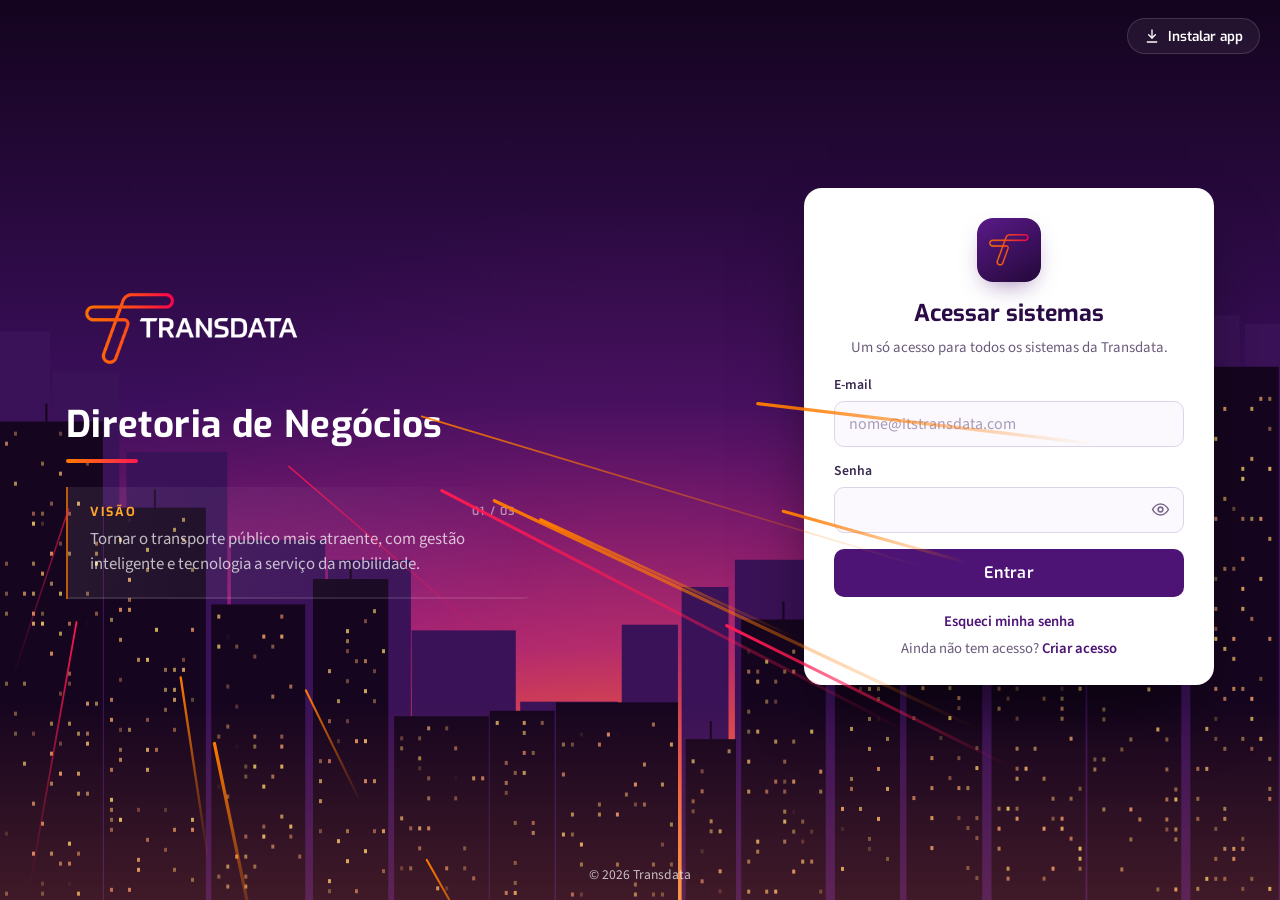
<file: index.html>
<!doctype html>
<html lang="pt-BR">
<head>
  <meta charset="utf-8">
  <meta name="viewport" content="width=device-width, initial-scale=1">
  <title>Diretoria de Negócios</title>
  <meta name="description" content="Portal de acesso aos sistemas e relatórios da Transdata">
  <meta name="theme-color" content="#4d1476">
  <link rel="manifest" href="manifest.webmanifest">
  <link rel="icon" type="image/png" sizes="32x32" href="assets/favicon-32.png">
  <link rel="apple-touch-icon" href="assets/apple-touch-icon.png">
  <meta name="mobile-web-app-capable" content="yes">
  <meta name="apple-mobile-web-app-capable" content="yes">
  <meta name="apple-mobile-web-app-title" content="Transdata">
  <meta name="apple-mobile-web-app-status-bar-style" content="black">
  <link rel="preconnect" href="https://fonts.googleapis.com">
  <link rel="preconnect" href="https://fonts.gstatic.com" crossorigin>
  <link href="https://fonts.googleapis.com/css2?family=Exo:wght@500;600;700&family=Source+Sans+3:wght@400;600&display=swap" rel="stylesheet">
  <link rel="stylesheet" href="style.css">
  <script>
    // Login: decide já na abertura se mostra a tela de acesso ou os sistemas, para não piscar.
    // A sessão do Supabase fica guardada nesta chave (projeto emzqlctomlsjwmgthbkv); acesso.js confirma depois.
    // Link de redefinir senha (#...type=recovery) sempre abre a tela de acesso.
    (function () {
      var url = location.hash + location.search;
      var temSessao = false;
      try { temSessao = !!localStorage.getItem("sb-emzqlctomlsjwmgthbkv-auth-token"); } catch (e) {}
      if (/access_token=|[?&]code=/.test(url)) temSessao = true; // link de confirmação do cadastro: vai entrar
      if (/type=recovery/.test(url)) temSessao = false;          // link de redefinir senha: tela de acesso
      if (/[?&]token_hash=/.test(url)) temSessao = false;        // link dos e-mails: tela do botão
      document.documentElement.classList.add(temSessao ? "com-sessao" : "sem-sessao");
    })();
  </script>
  <script>
    // Abertura animada: uma vez por visita e nunca para quem pediu menos movimento.
    // A classe esconde a tela até cidade.js começar; a reserva mostra tudo se ele não rodar.
    (function () {
      try { if (sessionStorage.getItem("transdata-abertura")) return; } catch (e) {}
      if (window.matchMedia && window.matchMedia("(prefers-reduced-motion: reduce)").matches) return;
      var raiz = document.documentElement;
      raiz.classList.add("abertura");
      window.__aberturaReserva = setTimeout(function () {
        raiz.classList.remove("abertura", "abertura-roda");
      }, 7000);
    })();
  </script>
</head>
<body>
  <button type="button" class="instalar-pc" id="instalar-pc" hidden>
    <svg viewBox="0 0 24 24" aria-hidden="true"><path d="M12 3v12"/><path d="m7 10 5 5 5-5"/><path d="M5 21h14"/></svg>
    Instalar app
  </button>
  <div class="instrucoes-pc" id="instrucoes-pc" hidden></div>

  <!-- Tela de acesso: aparece para quem não entrou. É o único login dos sistemas (CS Flow, Transmobile, Roadmap). -->
  <main class="acesso" id="acesso" aria-labelledby="acesso-titulo">
    <div class="acesso-marca">
      <img class="logo" src="assets/logo-transdata.png" alt="Transdata">
      <h1 id="acesso-marca-titulo">Diretoria de Negócios</h1>
      <div class="acesso-visao" id="acesso-institucional" aria-live="off">
        <div class="acesso-institucional-cabecalho">
          <span class="acesso-visao-titulo" id="acesso-visao-titulo"></span>
          <span class="acesso-institucional-contador" id="acesso-institucional-contador" aria-hidden="true"></span>
        </div>
        <div class="acesso-visao-conteudo" id="acesso-visao-texto"></div>
        <div class="acesso-institucional-progresso" aria-hidden="true"><span id="acesso-institucional-progresso"></span></div>
      </div>
    </div>
    <section class="acesso-cartao" aria-live="polite">
      <img class="acesso-selo" src="assets/icon-192.png" alt="" width="64" height="64">
      <h2 id="acesso-titulo">Acessar sistemas</h2>
      <p class="acesso-sub" id="acesso-sub"></p>
      <div id="acesso-conteudo"></div>
    </section>
  </main>

  <main class="portal">
    <header class="cabecalho">
      <img class="logo" src="assets/logo-transdata.png" alt="Transdata">
      <h1 id="titulo"></h1>
      <p id="subtitulo"></p>
    </header>
    <nav class="quadrantes" id="quadrantes" aria-label="Sistemas disponíveis"></nav>

    <section class="institucional" id="institucional" aria-label="Missão, Visão e Valores">
      <div class="inst-abas" id="inst-abas" role="tablist"></div>
      <div class="inst-palco" id="inst-palco" aria-live="polite"></div>
      <div class="inst-progresso"><span id="inst-barra"></span></div>
    </section>
  </main>
  <footer class="rodape">
    <button type="button" class="instalar" id="instalar" hidden>📲 Instalar app</button>
    <div class="instrucoes" id="instrucoes" hidden></div>
    <p class="conta" id="conta" hidden></p>
    <p class="copyright">&copy; <span id="ano"></span> Transdata</p>
  </footer>

  <!-- Minha conta: trocar e-mail e senha; para os administradores do portal, convidar pessoas (conta.js) -->
  <dialog class="painel-conta" id="painel-conta" aria-labelledby="painel-conta-titulo">
    <div class="painel-conta-caixa">
      <div class="painel-conta-topo">
        <div>
          <h2 id="painel-conta-titulo">Minha conta</h2>
          <p class="painel-conta-quem" id="painel-conta-quem"></p>
        </div>
        <button type="button" class="painel-fechar" id="painel-conta-fechar" aria-label="Fechar">
          <svg viewBox="0 0 24 24" aria-hidden="true"><path d="M6 6l12 12M18 6L6 18"/></svg>
        </button>
      </div>
      <div class="painel-conta-corpo" id="painel-conta-corpo"></div>
    </div>
  </dialog>

  <script src="vendor/supabase-2.119.1.js"></script>
  <script src="config.js"></script>
  <script src="acesso.js"></script>
  <script src="conta.js"></script>
  <script src="app.js"></script>
  <script src="cenas.js"></script>
  <script src="cidade.js"></script>
</body>
</html>
</file>
<file: style.css>
/* Identidade visual baseada em itstransdata.com */
:root {
  --roxo: #4d1476;
  --roxo-escuro: #24083a;
  --laranja: #ff7a00;
  --coral: #f0523d;
  --rosa: #ff1a52;
  --ambar: #ffa62b;
  --magenta: #d6248f;
  --violeta: #a64bf4;
  --degrade: linear-gradient(90deg, var(--laranja), var(--rosa));
  --texto: #ffffff;
  --texto-suave: rgba(255, 255, 255, 0.72);
  --borda: rgba(255, 255, 255, 0.14);
}

* { box-sizing: border-box; }

body {
  margin: 0;
  min-height: 100vh;
  display: flex;
  flex-direction: column;
  font-family: "Source Sans 3", "Segoe UI", system-ui, sans-serif;
  color: var(--texto);
  background-color: var(--roxo-escuro);
  background-image:
    radial-gradient(circle at 85% 10%, rgba(255, 26, 82, 0.22), transparent 45%),
    radial-gradient(circle at 10% 90%, rgba(255, 122, 0, 0.18), transparent 45%),
    linear-gradient(160deg, var(--roxo) 0%, var(--roxo-escuro) 75%);
  background-attachment: fixed;
}

.portal {
  flex: 1;
  width: 100%;
  max-width: 1280px;
  margin: 0 auto;
  padding: 28px 16px 12px;
  display: flex;
  flex-direction: column;
  justify-content: center;
}

.cabecalho { text-align: center; margin-bottom: 28px; }

.logo {
  display: block;
  width: 240px;
  max-width: 70%;
  height: auto;
  margin: 0 auto 4px;
}

.cabecalho h1 {
  margin: 0;
  font-family: "Exo", sans-serif;
  font-weight: 600;
  font-size: 1.7rem;
  letter-spacing: 0.02em;
}

.cabecalho h1::after {
  content: "";
  display: block;
  width: 64px;
  height: 4px;
  margin: 10px auto 0;
  border-radius: 2px;
  background: var(--degrade);
}

.cabecalho p { margin: 10px 0 0; color: var(--texto-suave); font-size: 1.05rem; }

.quadrantes {
  display: flex;
  flex-wrap: wrap;
  justify-content: center;
  gap: 20px;
}

/* 6 cartões numa linha; em telas médias quebram em 3 + 3.
   Cada cartão tem uma cena animada de fundo (cenas.js) com o texto embaixo. */
.quadrante {
  width: calc((100% - 100px) / 6);
  position: relative;
  isolation: isolate;
  display: flex;
  flex-direction: column;
  justify-content: flex-end;
  min-height: 280px;
  padding: 18px;
  overflow: hidden;
  background: #12041d;
  border: 1px solid rgba(255, 255, 255, 0.09);
  border-radius: 16px;
  box-shadow: 0 18px 40px rgba(0, 0, 0, 0.45);
  color: inherit;
  text-decoration: none;
  transition: transform 0.2s ease, border-color 0.2s ease, box-shadow 0.2s ease;
}

/* Cena de fundo e degradê que escurece a parte de baixo para o texto ficar legível */
.quadrante-cena {
  position: absolute;
  inset: 0;
  z-index: -2;
  width: 100%;
  height: 100%;
  transition: transform 0.6s ease;
}

.quadrante::before {
  content: "";
  position: absolute;
  inset: 0;
  z-index: -1;
  background: linear-gradient(180deg, rgba(18, 4, 29, 0) 0%, rgba(18, 4, 29, 0.08) 26%, rgba(18, 4, 29, 0.78) 54%, #12041d 84%);
}

/* Cor de cada módulo: luz da cena, borda e botão ao passar o mouse */
.quadrante-1 { --cor: var(--laranja); --rgb: 255, 122, 0; }
.quadrante-2 { --cor: var(--coral); --rgb: 240, 82, 61; }
.quadrante-3 { --cor: var(--rosa); --rgb: 255, 26, 82; }
.quadrante-4 { --cor: var(--ambar); --rgb: 255, 166, 43; }
.quadrante-5 { --cor: var(--magenta); --rgb: 214, 36, 143; }
.quadrante-6 { --cor: var(--violeta); --rgb: 166, 75, 244; }

.quadrante:hover,
.quadrante:focus-visible {
  transform: translateY(-4px);
  border-color: rgba(var(--rgb), 0.55);
  box-shadow: 0 22px 50px rgba(0, 0, 0, 0.55), 0 0 0 1px rgba(var(--rgb), 0.22);
}

.quadrante:hover .quadrante-cena,
.quadrante:focus-visible .quadrante-cena { transform: scale(1.06); }

.quadrante:focus-visible { outline: 3px solid var(--cor); outline-offset: 3px; }

/* Ícone do cartão: branco, num quadrado de vidro */
.quadrante-icone {
  position: absolute;
  top: 18px;
  left: 18px;
  display: grid;
  place-items: center;
  width: 46px;
  height: 46px;
  border-radius: 12px;
  background: rgba(255, 255, 255, 0.1);
  border: 1px solid rgba(255, 255, 255, 0.26);
  backdrop-filter: blur(6px);
  color: #fff;
  transition: background 0.2s ease, border-color 0.2s ease;
}

.quadrante-icone svg {
  width: 22px;
  height: 22px;
  fill: none;
  stroke: currentColor;
  stroke-width: 1.8;
  stroke-linecap: round;
  stroke-linejoin: round;
}

.quadrante:hover .quadrante-icone { border-color: rgba(var(--rgb), 0.7); background: rgba(255, 255, 255, 0.14); }

/* Animações ao passar o mouse */
.quadrante:hover .icone-onibus svg { animation: onibus-anda 0.9s ease-in-out infinite; }
.quadrante:hover .icone-satelite svg { animation: satelite-balanca 1.4s ease-in-out infinite; }
.quadrante:hover .icone-cifrao svg { animation: moeda-gira 1.2s ease-in-out infinite; }
.quadrante:hover .icone-ferramenta svg { animation: ferramenta-gira 1s ease-in-out infinite; }
.quadrante:hover .icone-caixa svg { animation: caixa-pula 0.9s ease-in-out infinite; }
.quadrante:hover .icone-rota svg { animation: rota-anda 1.2s ease-in-out infinite; }

@keyframes rota-anda {
  0%, 100% { transform: translate(0, 0); }
  50% { transform: translate(2px, -2px); }
}

/* Cartão ainda sem link: não reage ao mouse, mostra "Em breve" e não tem botão */
.quadrante-breve { cursor: default; }
.quadrante-breve:hover {
  transform: none;
  border-color: rgba(255, 255, 255, 0.09);
  box-shadow: 0 18px 40px rgba(0, 0, 0, 0.45);
}
.quadrante-breve:hover .quadrante-cena { transform: none; }
.quadrante-breve:hover .quadrante-icone { border-color: rgba(255, 255, 255, 0.26); background: rgba(255, 255, 255, 0.1); }
.quadrante-breve:hover .quadrante-icone svg { animation: none; }

@keyframes onibus-anda {
  0%, 100% { transform: translateX(0); }
  25% { transform: translateX(-2px) translateY(-1px); }
  75% { transform: translateX(2px) translateY(-1px); }
}

@keyframes satelite-balanca {
  0%, 100% { transform: rotate(0deg); }
  50% { transform: rotate(-14deg); }
}

@keyframes ferramenta-gira {
  0%, 100% { transform: rotate(0deg); }
  50% { transform: rotate(-25deg); }
}

@keyframes caixa-pula {
  0%, 100% { transform: translateY(0); }
  40% { transform: translateY(-4px); }
  60% { transform: translateY(-4px); }
}

@keyframes moeda-gira {
  0% { transform: perspective(200px) rotateY(0deg); }
  100% { transform: perspective(200px) rotateY(360deg); }
}

@media (prefers-reduced-motion: reduce) {
  .quadrante:hover .quadrante-icone svg { animation: none; }
}

.quadrante-texto {
  display: flex;
  flex-direction: column;
}

.quadrante-nome {
  font-family: "Exo", sans-serif;
  font-size: 1.125rem;
  font-weight: 700;
  line-height: 1.2;
  text-shadow: 0 2px 12px rgba(0, 0, 0, 0.55);
}

.quadrante-descricao { margin-top: 5px; color: var(--texto-suave); font-size: 0.85rem; line-height: 1.4; }

/* Rodapé do cartão: rótulo em âmbar à esquerda e botão "Acessar" à direita */
.quadrante-rodape {
  display: flex;
  align-items: center;
  justify-content: space-between;
  gap: 8px;
  min-height: 44px;
  margin-top: 14px;
  padding-top: 12px;
  border-top: 1px solid rgba(255, 255, 255, 0.14);
}

.quadrante-rotulo { color: #ffbf73; font-size: 0.8rem; font-weight: 600; }

.quadrante-botao {
  display: inline-flex;
  align-items: center;
  gap: 6px;
  padding: 7px 11px;
  border: 1px solid rgba(255, 255, 255, 0.14);
  border-radius: 8px;
  background: rgba(255, 255, 255, 0.1);
  font: 600 0.8125rem "Exo", sans-serif;
  white-space: nowrap;
  transition: background 0.2s ease, border-color 0.2s ease;
}

.quadrante-botao svg {
  width: 14px;
  height: 14px;
  fill: none;
  stroke: currentColor;
  stroke-width: 2.2;
  stroke-linecap: round;
  stroke-linejoin: round;
}

.quadrante:hover .quadrante-botao,
.quadrante:focus-visible .quadrante-botao { background: rgba(var(--rgb), 0.85); border-color: transparent; }

/* Faixa Missão / Visão / Valores */
.institucional {
  position: relative;
  margin-top: 28px;
  padding: 20px 32px 24px;
  overflow: hidden;
  background: rgba(14, 3, 26, 0.6);
  backdrop-filter: blur(6px);
  border: 1px solid var(--borda);
  border-radius: 16px;
  text-align: center;
}

.inst-abas {
  display: flex;
  justify-content: center;
  gap: 8px;
  margin-bottom: 14px;
}

.inst-aba {
  padding: 6px 16px;
  border: 1px solid var(--borda);
  border-radius: 999px;
  background: transparent;
  color: var(--texto-suave);
  font: 600 0.8rem "Exo", sans-serif;
  letter-spacing: 0.12em;
  text-transform: uppercase;
  cursor: pointer;
  transition: background 0.2s ease, color 0.2s ease, border-color 0.2s ease;
}

.inst-aba:hover { color: var(--texto); border-color: rgba(255, 255, 255, 0.4); }

.inst-aba.ativa {
  background: var(--degrade);
  border-color: transparent;
  color: #fff;
}

.inst-palco {
  display: grid;
  min-height: 72px;
  align-items: center;
}

/* Todos os slides ocupam a mesma célula; só o ativo aparece */
.inst-slide {
  grid-area: 1 / 1;
  opacity: 0;
  transform: translateY(14px);
  transition: opacity 0.6s ease, transform 0.6s ease;
  pointer-events: none;
}

.inst-slide.ativo {
  opacity: 1;
  transform: none;
  pointer-events: auto;
}

.inst-texto {
  max-width: 760px;
  margin: 0 auto;
  font-family: "Exo", sans-serif;
  font-size: 1.35rem;
  font-weight: 500;
  line-height: 1.45;
}

.inst-valores {
  display: flex;
  flex-wrap: wrap;
  justify-content: center;
  gap: 10px;
  margin: 0;
  padding: 0;
  list-style: none;
}

.inst-valores li {
  padding: 8px 18px;
  border: 1px solid rgba(255, 122, 0, 0.45);
  border-radius: 999px;
  background: rgba(255, 255, 255, 0.05);
  font-family: "Exo", sans-serif;
  font-size: 1.05rem;
  font-weight: 600;
  opacity: 0;
  transform: scale(0.85);
}

.inst-slide.ativo .inst-valores li {
  animation: valor-entra 0.5s ease forwards;
  animation-delay: var(--atraso);
}

@keyframes valor-entra {
  to { opacity: 1; transform: none; }
}

.inst-progresso {
  position: absolute;
  inset: auto 0 0 0;
  height: 3px;
  background: rgba(255, 255, 255, 0.08);
}

.inst-progresso span {
  display: block;
  height: 100%;
  background: var(--degrade);
  transform-origin: left;
  animation: progresso linear forwards;
}

.institucional.pausado .inst-progresso span { animation-play-state: paused; }

@keyframes progresso {
  from { transform: scaleX(0); }
  to { transform: scaleX(1); }
}

@media (prefers-reduced-motion: reduce) {
  .inst-slide, .inst-valores li { transition: none; animation: none !important; opacity: 1; transform: none; }
  .inst-slide:not(.ativo) { opacity: 0; }
}

.rodape {
  text-align: center;
  padding: 16px;
  font-size: 0.85rem;
  color: var(--texto-suave);
}

.rodape p { margin: 0; }

/* Botão "Instalar app" (só aparece quando o navegador permite instalar) */
.instalar {
  margin-bottom: 12px;
  padding: 10px 22px;
  border: 0;
  border-radius: 999px;
  background: var(--degrade);
  color: #fff;
  font: 600 0.95rem "Exo", sans-serif;
  cursor: pointer;
  box-shadow: 0 6px 18px rgba(255, 26, 82, 0.3);
  transition: transform 0.15s ease;
}

.instalar:hover { transform: translateY(-2px); }
.instalar[hidden], .instrucoes[hidden],
.instalar-pc[hidden], .instrucoes-pc[hidden] { display: none; }

/* Computador: botão discreto no canto superior direito */
.instalar-pc {
  position: absolute;
  top: 18px;
  right: 20px;
  z-index: 10;
  display: inline-flex;
  align-items: center;
  gap: 8px;
  padding: 8px 16px;
  border: 1px solid var(--borda);
  border-radius: 999px;
  background: rgba(255, 255, 255, 0.06);
  color: var(--texto);
  font: 600 0.85rem "Exo", sans-serif;
  cursor: pointer;
  transition: background 0.18s ease, border-color 0.18s ease, transform 0.18s ease;
}

.instalar-pc svg {
  width: 16px;
  height: 16px;
  fill: none;
  stroke: currentColor;
  stroke-width: 2;
  stroke-linecap: round;
  stroke-linejoin: round;
}

.instalar-pc:hover {
  background: var(--degrade);
  border-color: transparent;
  transform: translateY(-1px);
}

.instrucoes-pc {
  position: absolute;
  top: 62px;
  right: 20px;
  z-index: 10;
  width: 360px;
  padding: 14px 18px;
  border: 1px solid var(--borda);
  border-radius: 12px;
  background: #2e0d4a;
  box-shadow: 0 16px 36px rgba(0, 0, 0, 0.45);
  color: var(--texto);
  font-size: 0.9rem;
  line-height: 1.55;
}

.instrucoes {
  max-width: 420px;
  margin: 0 auto 12px !important;
  padding: 10px 16px;
  border: 1px solid var(--borda);
  border-radius: 12px;
  background: rgba(255, 255, 255, 0.05);
  color: var(--texto);
  line-height: 1.5;
  text-align: left;
}

@media (max-width: 1180px) {
  .quadrante { width: calc((100% - 40px) / 3); min-height: 226px; }
}

@media (max-width: 900px) {
  .quadrantes { max-width: 480px; margin: 0 auto; width: 100%; }
  .quadrante { width: 100%; min-height: 214px; }
}

/* Cidade ao fundo (desenhada por cidade.js) e rastros de luz da abertura */
.cidade, .cidade-luz {
  position: fixed;
  inset: 0;
  width: 100%;
  height: 100%;
  pointer-events: none;
}
.cidade { z-index: -1; }
.cidade-luz { z-index: 50; }

/* Abertura: "abertura" (posta no <head>) esconde a tela até cidade.js começar;
   "abertura-roda" dispara a sequência sincronizada com a cidade e as luzes. */
html.abertura body { background: #0b0214; }
html.abertura:not(.abertura-roda) .cabecalho,
html.abertura:not(.abertura-roda) .quadrantes,
html.abertura:not(.abertura-roda) .institucional,
html.abertura:not(.abertura-roda) .rodape,
html.abertura:not(.abertura-roda) .instalar-pc { opacity: 0; }

html.abertura-roda .logo {
  animation:
    logo-revela 0.75s cubic-bezier(0.65, 0, 0.35, 1) 1.75s backwards,
    logo-brilho 1.1s ease-out 2.3s backwards;
}
html.abertura-roda .cabecalho h1 { --sobe: 14px; animation: sobe 0.5s cubic-bezier(0.33, 1, 0.68, 1) 2.5s backwards; }
html.abertura-roda .cabecalho h1::after { animation: traco-abre 0.55s cubic-bezier(0.65, 0, 0.35, 1) 2.7s backwards; }
html.abertura-roda .cabecalho p { --sobe: 10px; animation: sobe 0.55s cubic-bezier(0.33, 1, 0.68, 1) 2.75s backwards; }
html.abertura-roda .quadrante { --sobe: 30px; animation: sobe 0.55s cubic-bezier(0.33, 1, 0.68, 1) 3s backwards; }
html.abertura-roda .quadrante:nth-child(2) { animation-delay: 3.11s; }
html.abertura-roda .quadrante:nth-child(3) { animation-delay: 3.22s; }
html.abertura-roda .quadrante:nth-child(4) { animation-delay: 3.33s; }
html.abertura-roda .quadrante:nth-child(5) { animation-delay: 3.44s; }
html.abertura-roda .quadrante:nth-child(6) { animation-delay: 3.55s; }
html.abertura-roda .institucional { --sobe: 16px; animation: sobe 0.55s cubic-bezier(0.33, 1, 0.68, 1) 3.7s backwards; }
html.abertura-roda .rodape,
html.abertura-roda .instalar-pc { animation: aparece 0.5s ease 3.8s backwards; }

@keyframes logo-revela {
  from { clip-path: circle(0% at 24% 50%); transform: scale(0.94); }
  to { clip-path: circle(110% at 24% 50%); transform: none; }
}
@keyframes logo-brilho {
  from { filter: drop-shadow(0 0 18px rgba(255, 110, 40, 0.9)); }
  to { filter: drop-shadow(0 0 0 rgba(255, 110, 40, 0)); }
}
@keyframes sobe {
  from { opacity: 0; transform: translateY(var(--sobe, 14px)); }
}
@keyframes traco-abre {
  from { transform: scaleX(0); }
}
@keyframes aparece {
  from { opacity: 0; }
}

/* ===== Tela de acesso (login do portal) =====
   "sem-sessao" e "com-sessao" são postas no <head> (index.html) e confirmadas por acesso.js. */
html.sem-sessao .portal,
html.sem-sessao .rodape .instalar,
html.sem-sessao .rodape .instrucoes { display: none; }
html.com-sessao .acesso { display: none; }
.conta[hidden] { display: none; }

.acesso {
  flex: 1;
  width: 100%;
  max-width: 1180px;
  margin: 0 auto;
  padding: 48px max(16px, env(safe-area-inset-right, 0px)) 24px max(16px, env(safe-area-inset-left, 0px));
  display: grid;
  grid-template-columns: minmax(0, 1fr) minmax(0, 410px);
  align-items: center;
  gap: 56px;
}
.acesso-marca .logo { width: 260px; max-width: 70%; margin: 0 0 22px; }
.acesso-marca h1 {
  margin: 0;
  font-family: "Exo", sans-serif;
  font-weight: 700;
  font-size: 2.3rem;
  line-height: 1.1;
  letter-spacing: 0.01em;
}
.acesso-marca h1::after {
  content: "";
  display: block;
  width: 72px;
  height: 4px;
  margin-top: 14px;
  border-radius: 2px;
  background: var(--degrade);
}
.acesso-visao {
  position: relative;
  max-width: 470px;
  margin: 24px 0 0;
  padding: 16px 20px 20px 22px;
  overflow: hidden;
  border-left: 2px solid rgba(255, 122, 0, 0.72);
  border-radius: 0 14px 14px 0;
  background: linear-gradient(100deg, rgba(255, 255, 255, 0.075), rgba(255, 255, 255, 0.018) 78%, transparent);
  color: var(--texto-suave);
  font-size: 1.05rem;
  line-height: 1.5;
}
.acesso-institucional-cabecalho { display: flex; align-items: center; justify-content: space-between; gap: 16px; margin-bottom: 7px; }
.acesso-visao-titulo {
  display: block;
  font: 700 0.78rem "Exo", sans-serif;
  letter-spacing: 0.16em;
  text-transform: uppercase;
  color: var(--ambar);
}
.acesso-visao-trocando { animation: acesso-institucional-entra 0.55s cubic-bezier(0.2, 0.75, 0.25, 1) both; }
.acesso-institucional-contador { color: rgba(255, 255, 255, 0.5); font: 600 0.7rem "Exo", sans-serif; letter-spacing: 0.1em; }
.acesso-visao-conteudo { min-height: 52px; }
.acesso-visao-conteudo p { margin: 0; }
.acesso-institucional-trocando p { animation: acesso-institucional-entra 0.65s cubic-bezier(0.2, 0.75, 0.25, 1) both; }
.acesso-valores {
  display: flex;
  flex-wrap: wrap;
  gap: 8px;
  margin: 0;
  padding: 0;
  list-style: none;
}
.acesso-valores li {
  padding: 5px 10px;
  border: 1px solid rgba(255, 166, 66, 0.3);
  border-radius: 999px;
  background: rgba(255, 255, 255, 0.055);
  color: #f4eaf7;
  font-size: 0.84rem;
  opacity: 0;
  transform: translateY(8px);
  animation: acesso-valor-entra 0.45s ease var(--atraso, 0s) forwards;
}
.acesso-institucional-progresso { position: absolute; inset: auto 0 0; height: 2px; background: rgba(255, 255, 255, 0.1); }
.acesso-institucional-progresso span { display: block; width: 100%; height: 100%; transform: scaleX(0); transform-origin: left; background: var(--degrade); }
@keyframes acesso-institucional-entra { from { opacity: 0; transform: translateY(10px); } to { opacity: 1; transform: none; } }
@keyframes acesso-valor-entra { to { opacity: 1; transform: none; } }
@keyframes acesso-institucional-progresso { to { transform: scaleX(1); } }

.acesso-cartao {
  display: grid;
  gap: 14px;
  padding: 30px 30px 26px;
  border-radius: 18px;
  background: #ffffff;
  color: #1f1230;
  box-shadow: 0 34px 70px -24px rgba(0, 0, 0, 0.7);
}
.acesso-selo { display: block; width: 64px; height: 64px; margin: 0 auto 2px; border-radius: 16px; box-shadow: 0 10px 24px -10px rgba(77, 20, 118, 0.6); }
.acesso-cartao h2 { margin: 0; text-align: center; font: 700 1.45rem "Exo", sans-serif; color: #2a0b45; }
.acesso-sub { margin: -6px 0 2px; text-align: center; font-size: 0.93rem; line-height: 1.45; color: #6b5b7b; }
.acesso-sub:empty { display: none; }
#acesso-conteudo, #form-acesso { display: grid; gap: 14px; }

.campo-acesso { display: grid; gap: 6px; }
.campo-acesso label { font-size: 0.86rem; font-weight: 600; color: #3a2950; }
.campo-acesso-caixa { position: relative; }
.campo-acesso input {
  width: 100%;
  height: 46px;
  padding: 0 14px;
  border: 1px solid #ddd3e8;
  border-radius: 10px;
  background: #fbf9fd;
  color: #1f1230;
  font: inherit;
  font-size: 1rem;
}
.campo-acesso input[type="password"], .campo-acesso input[data-senha] { padding-right: 46px; }
.campo-acesso-caixa:has(.mostrar-senha) input { padding-right: 46px; }
.campo-acesso input::placeholder { color: #a99bb8; }
.campo-acesso input:focus { outline: none; border-color: var(--roxo); background: #fff; box-shadow: 0 0 0 3px rgba(77, 20, 118, 0.16); }
.mostrar-senha {
  position: absolute;
  top: 50%;
  right: 6px;
  width: 36px;
  height: 36px;
  transform: translateY(-50%);
  display: grid;
  place-items: center;
  border: 0;
  border-radius: 8px;
  background: none;
  color: #7a6a8c;
  cursor: pointer;
}
.mostrar-senha svg { width: 19px; height: 19px; fill: none; stroke: currentColor; stroke-width: 2; stroke-linecap: round; stroke-linejoin: round; }
.mostrar-senha:hover, .mostrar-senha[aria-pressed="true"] { color: var(--roxo); background: rgba(77, 20, 118, 0.08); }
.mostrar-senha:focus-visible, .link-acesso:focus-visible, .botao-acesso:focus-visible, .link-sair:focus-visible { outline: 2px solid var(--roxo); outline-offset: 2px; }
.dica-campo { margin: 0; font-size: 0.8rem; line-height: 1.4; color: #6b5b7b; }

.botao-acesso {
  width: 100%;
  height: 48px;
  margin-top: 2px;
  border: 0;
  border-radius: 10px;
  background: var(--roxo);
  color: #fff;
  font: 600 1rem "Exo", sans-serif;
  letter-spacing: 0.02em;
  cursor: pointer;
  transition: background 0.15s ease, transform 0.15s ease;
}
.botao-acesso:hover { background: #3b0f5c; }
.botao-acesso.secundario { background: #fff; color: var(--roxo); border: 1px solid #cdbfe0; }
.botao-acesso.secundario:hover { background: #f6f1fb; }
.botao-acesso:disabled { opacity: 0.65; cursor: default; }
.botao-acesso.carregando { color: transparent; position: relative; }
.botao-acesso.carregando::after {
  content: "";
  position: absolute;
  inset: 0;
  margin: auto;
  width: 20px;
  height: 20px;
  border: 2px solid rgba(255, 255, 255, 0.5);
  border-top-color: #fff;
  border-radius: 50%;
  animation: gira 0.8s linear infinite;
}
.botao-acesso.secundario.carregando::after { border-color: rgba(77, 20, 118, 0.25); border-top-color: var(--roxo); }
@keyframes gira { to { transform: rotate(360deg); } }

.links-acesso { display: grid; gap: 6px; justify-items: center; text-align: center; font-size: 0.92rem; color: #6b5b7b; }
.links-acesso p { margin: 0; }
.link-acesso, .link-sair {
  padding: 0;
  border: 0;
  background: none;
  color: var(--roxo);
  font: inherit;
  font-weight: 600;
  cursor: pointer;
}
.link-acesso:hover, .link-sair:hover { text-decoration: underline; }

.aviso-acesso { margin: 0; padding: 10px 12px; border-radius: 10px; font-size: 0.9rem; line-height: 1.4; }
.aviso-acesso.erro { background: #fdeceb; color: #a3261b; }
.aviso-acesso.ok { background: #e9f7f0; color: #17663f; }
.enviado-acesso { display: grid; justify-items: center; gap: 8px; text-align: center; color: #3a2950; line-height: 1.5; }
.enviado-acesso svg { width: 44px; height: 44px; padding: 10px; border-radius: 50%; background: rgba(77, 20, 118, 0.08); fill: none; stroke: var(--roxo); stroke-width: 1.8; stroke-linecap: round; stroke-linejoin: round; }
.enviado-acesso p { margin: 0; }

/* Conta conectada, discreta no rodapé */
.conta { margin: 0 0 6px; }
.conta b { color: var(--texto); font-weight: 600; }
.link-sair { color: var(--ambar); }

/* Painel "Minha conta" (conta.js): abre pela direita, por cima do portal */
.painel-conta {
  position: fixed;
  inset: 0 0 0 auto;
  width: min(440px, 100vw);
  max-width: 100vw;
  height: 100dvh;
  max-height: 100dvh;
  margin: 0;
  padding: 0;
  border: 0;
  border-radius: 18px 0 0 18px;
  background: #ffffff;
  color: #1f1230;
  box-shadow: -30px 0 70px -24px rgba(0, 0, 0, 0.7);
}
.painel-conta::backdrop { background: rgba(10, 2, 20, 0.62); }
.painel-conta[open] { animation: painel-entra 0.24s cubic-bezier(0.33, 1, 0.68, 1); }
@keyframes painel-entra { from { opacity: 0; transform: translateX(32px); } }
html:has(.painel-conta[open]) { overflow: hidden; }
.painel-conta-caixa { display: flex; flex-direction: column; height: 100%; }
.painel-conta-topo {
  display: flex;
  align-items: flex-start;
  justify-content: space-between;
  gap: 12px;
  padding: 24px 24px 18px;
  border-bottom: 1px solid #eee7f5;
}
.painel-conta-topo h2 { margin: 0; font: 700 1.3rem "Exo", sans-serif; color: #2a0b45; }
.painel-conta-quem { margin: 6px 0 0; font-size: 0.9rem; line-height: 1.45; color: #6b5b7b; overflow-wrap: anywhere; }
.painel-conta-quem b { color: #3a2950; font-weight: 600; }
.painel-fechar {
  flex: none;
  display: grid;
  place-items: center;
  width: 40px;
  height: 40px;
  border: 0;
  border-radius: 10px;
  background: none;
  color: #6b5b7b;
  cursor: pointer;
}
.painel-fechar:hover { background: #f6f1fb; color: var(--roxo); }
.painel-fechar:focus-visible { outline: 2px solid var(--roxo); outline-offset: 2px; }
.painel-fechar svg { width: 20px; height: 20px; fill: none; stroke: currentColor; stroke-width: 2; stroke-linecap: round; }
.painel-conta-corpo { flex: 1; overflow-y: auto; padding: 4px 24px 28px; }
.bloco-conta { display: grid; gap: 12px; padding: 20px 0; border-bottom: 1px solid #f0eaf6; }
.bloco-conta:last-child { border-bottom: 0; }
.bloco-conta h3 { display: flex; align-items: center; gap: 8px; margin: 0; font: 600 1.02rem "Exo", sans-serif; color: #2a0b45; }
.selo-admin {
  padding: 3px 8px;
  border-radius: 999px;
  background: #fbe9f1;
  color: #a51d57;
  font: 600 0.68rem "Source Sans 3", sans-serif;
  letter-spacing: 0.06em;
  text-transform: uppercase;
}
.texto-conta { margin: 0; font-size: 0.93rem; line-height: 1.5; color: #3a2950; overflow-wrap: anywhere; }
.pendente-conta { margin: 0; padding: 10px 12px; border-radius: 10px; background: #fff4e0; color: #7a4600; font-size: 0.88rem; line-height: 1.45; overflow-wrap: anywhere; }
.form-conta { display: grid; gap: 12px; }
.acoes-conta { display: flex; flex-wrap: wrap; align-items: center; gap: 10px 18px; }
.acoes-conta .botao-acesso { width: auto; height: 44px; margin: 0; padding: 0 22px; }
@media (max-width: 560px) {
  .painel-conta { width: 100vw; border-radius: 0; }
  .painel-conta-topo, .painel-conta-corpo { padding-left: 18px; padding-right: 18px; }
}
@media (prefers-reduced-motion: reduce) {
  .painel-conta[open] { animation: none; }
}

/* Abertura também na tela de acesso */
html.abertura:not(.abertura-roda) .acesso-marca h1,
html.abertura:not(.abertura-roda) .acesso-visao,
html.abertura:not(.abertura-roda) .acesso-cartao { opacity: 0; }
html.abertura-roda .acesso-marca h1 { --sobe: 14px; animation: sobe 0.5s cubic-bezier(0.33, 1, 0.68, 1) 2.5s backwards; }
html.abertura-roda .acesso-visao { --sobe: 10px; animation: sobe 0.55s cubic-bezier(0.33, 1, 0.68, 1) 2.75s backwards; }
html.abertura-roda .acesso-cartao { --sobe: 26px; animation: sobe 0.6s cubic-bezier(0.33, 1, 0.68, 1) 2.95s backwards; }

@media (max-width: 900px) {
  .acesso { grid-template-columns: minmax(0, 1fr); gap: 26px; padding-top: 32px; }
  .acesso-marca { text-align: center; }
  .acesso-marca .logo { margin: 0 auto 12px; }
  .acesso-marca h1 { font-size: 1.7rem; }
  .acesso-marca h1::after { margin: 10px auto 0; }
  .acesso-visao { display: none; }
  .acesso-cartao { padding: 24px 20px 22px; }
}
@media (prefers-reduced-motion: reduce) {
  .botao-acesso.carregando::after { animation-duration: 2s; }
  .acesso-visao-trocando, .acesso-valores li, .acesso-institucional-trocando p { animation-duration: 0.01ms !important; }
}
</file>
